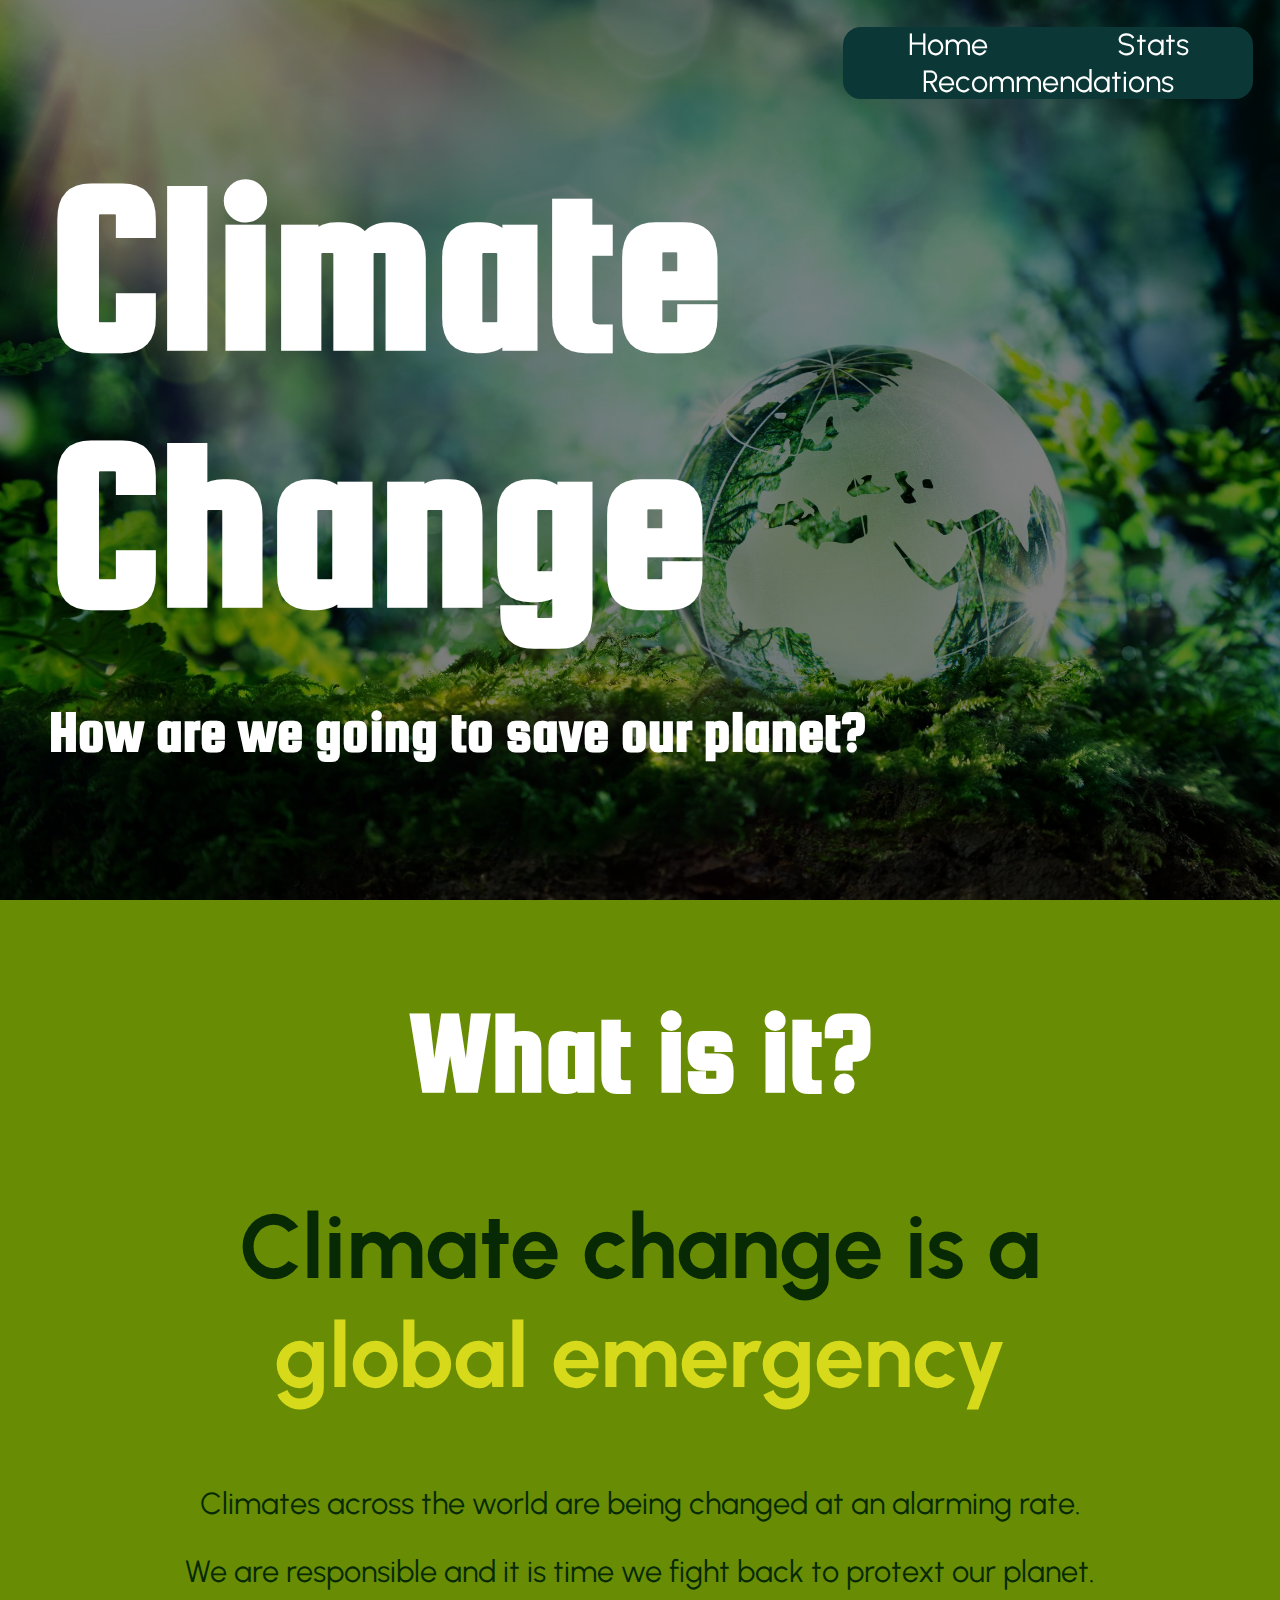
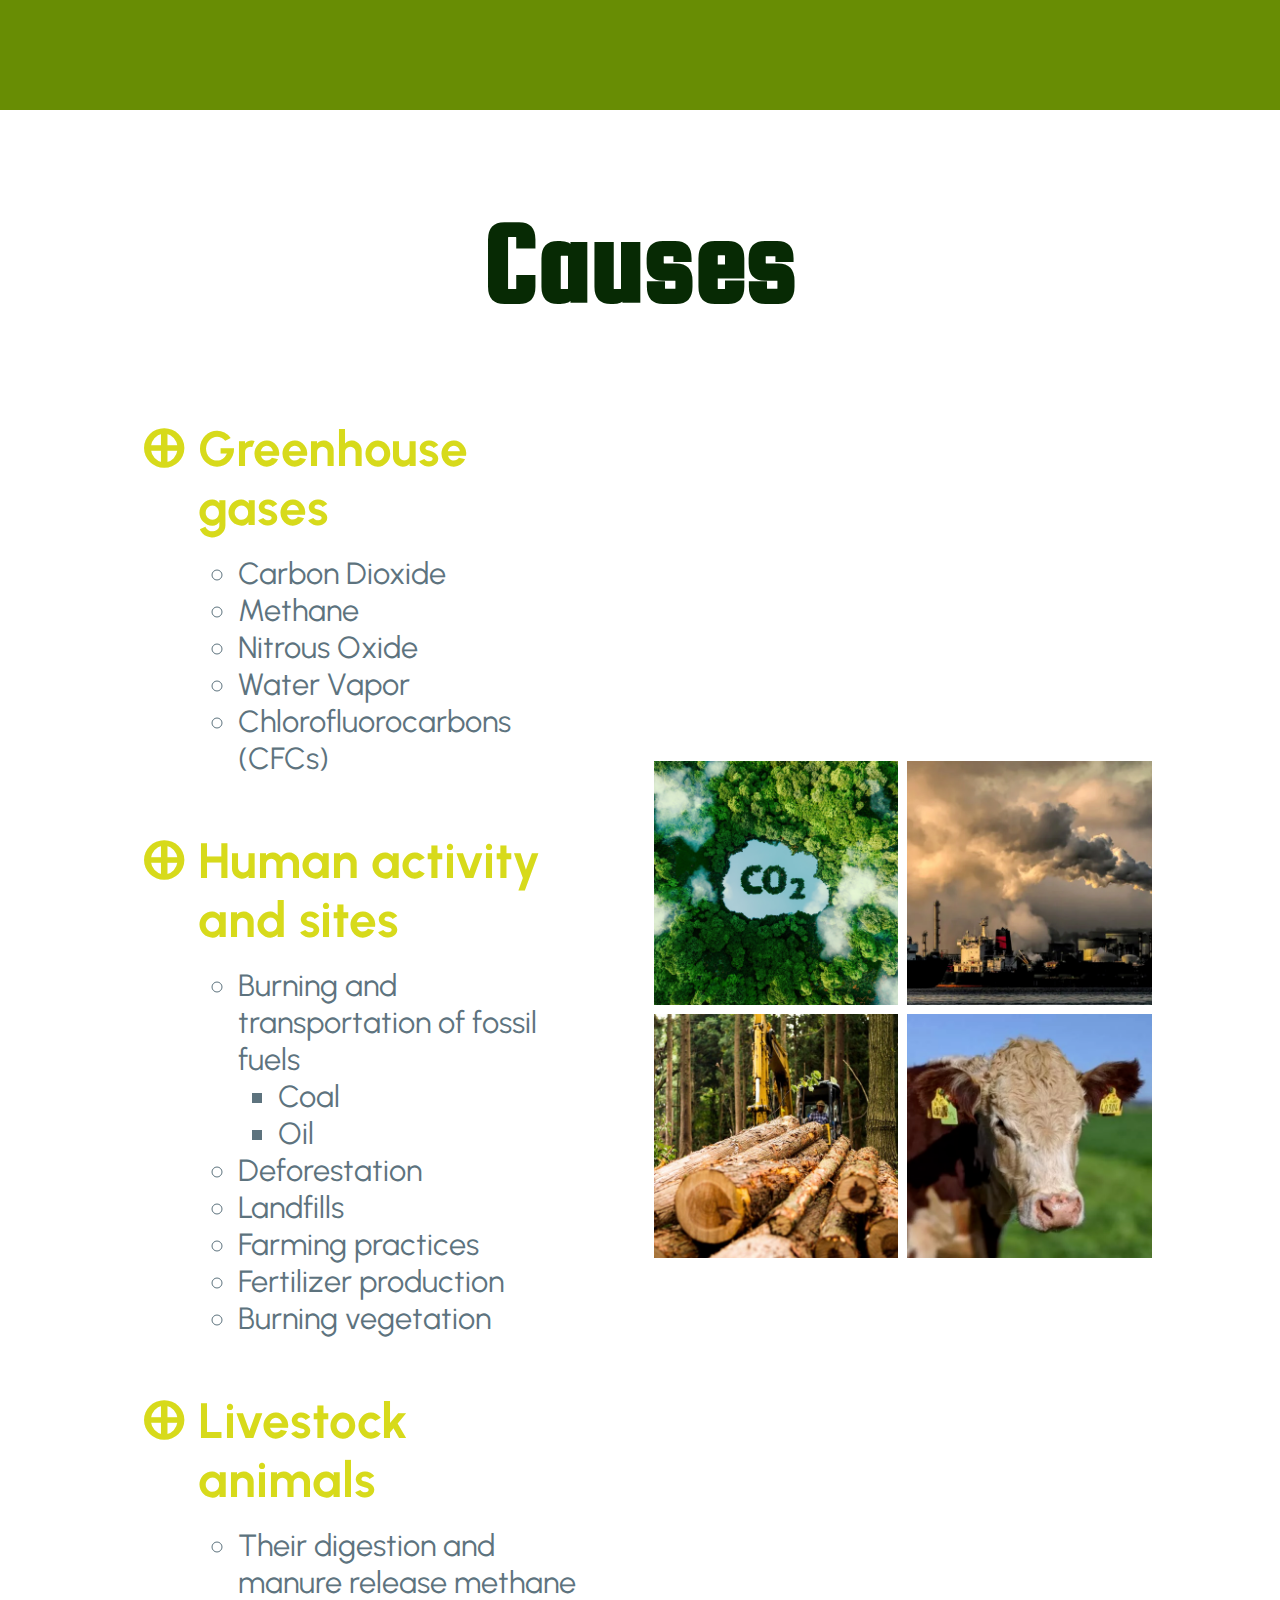
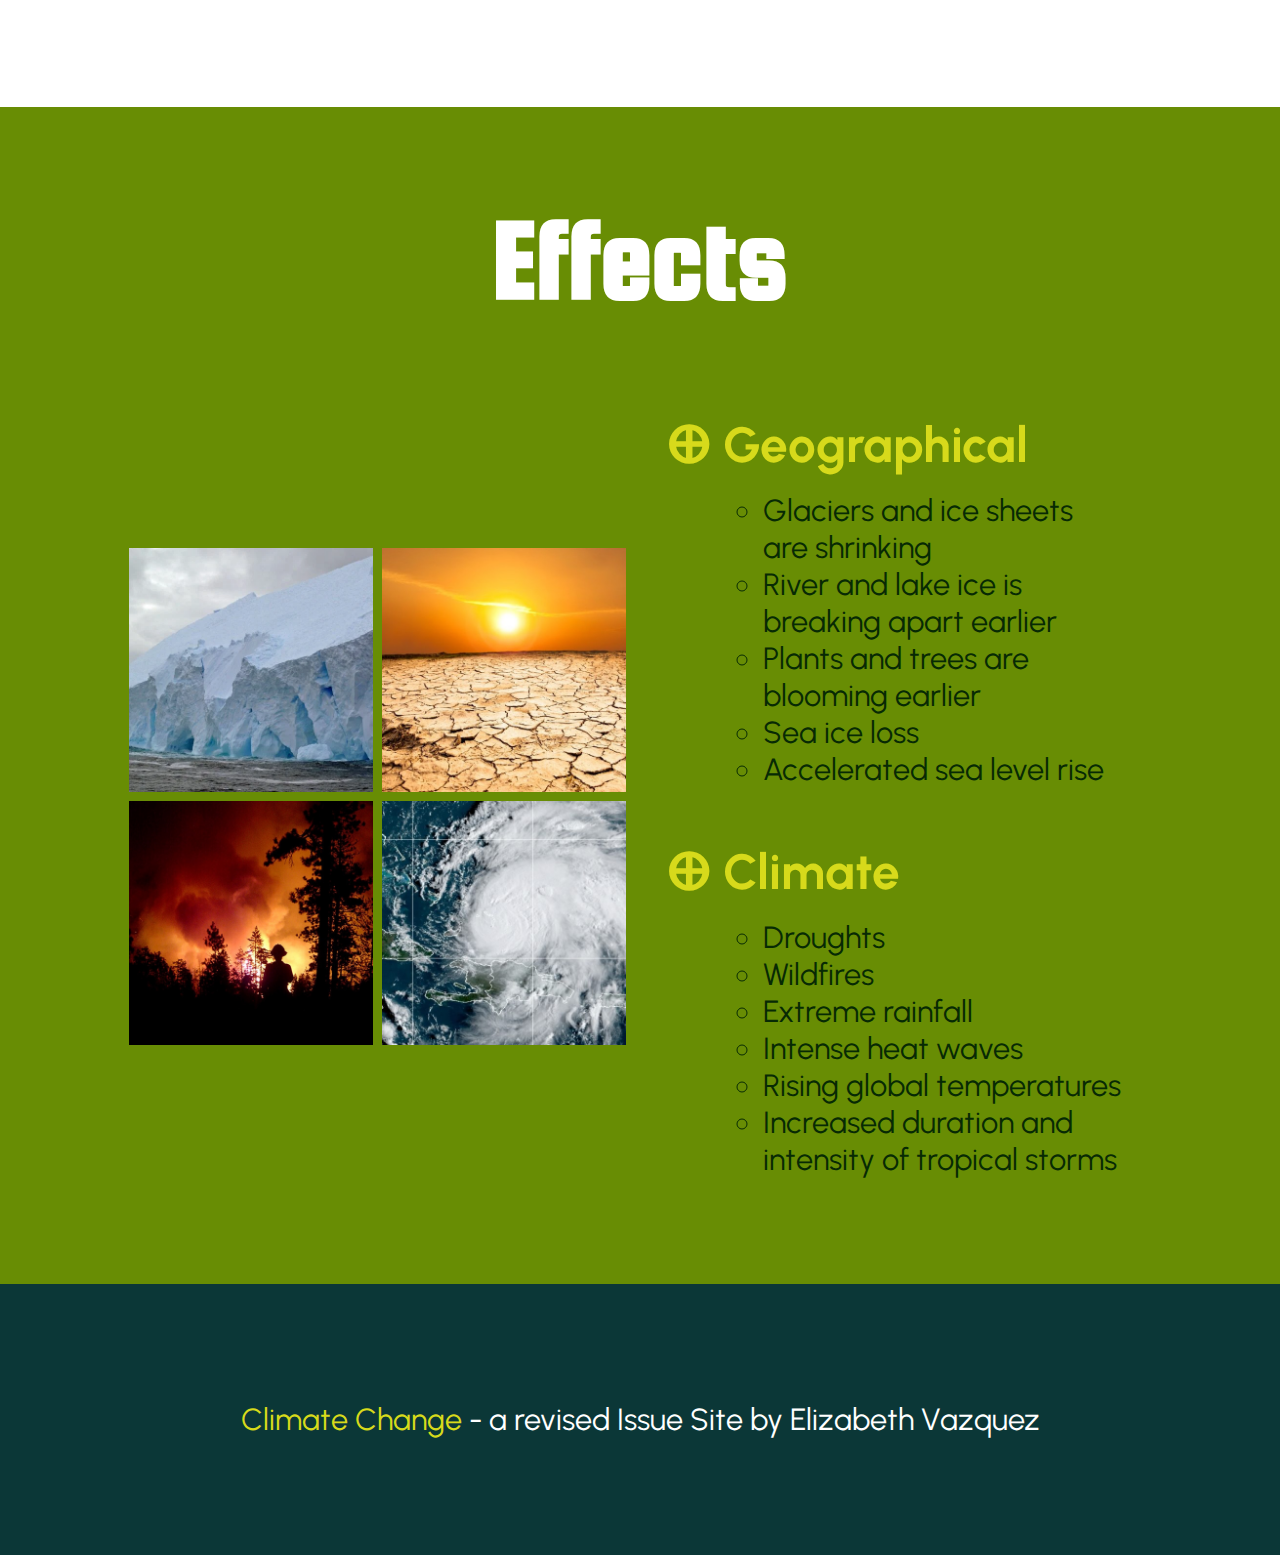
<file: index.html>
<!DOCTYPE html>
<html>
<head>
	<meta charset="utf-8">
	<meta name="viewport" content="width=device-width, initial-scale=1">
	<title>Climate Change</title>
	<link rel="stylesheet" type="text/css" href="style.css">
</head>
<body>

	<!-- navigation bar -->
	<nav>
		<a href="#">Home</a>
		<a href="stats.html">Stats</a>
		<a href="recommendations.html">Recommendations</a>
	</nav>

	<!-- home landing -->
	<div class="landing home-landing">
		<h1>Climate Change</h1>
		<h2>How are we going to save our planet?</h2>
	</div>

	<!-- Explaining climate change -->
	<div class="green-section">
		<h1>What is it?</h1>
		<div class="section-content">
			<h2 id="quote">Climate change is a<br><span class="highlight">global emergency</span></h2>
			<p class="centered-p">Climates across the world are being changed at an alarming rate.</p>
			<p class="centered-p">We are responsible and it is time we fight back to protext our planet.</p>
		</div>
	</div>

	<!-- Causes of climate change -->
	<div class="white-section">
		<h1>Causes</h1>
		<div class="section-content subsections">
			<div class="subsection text">
				<ul>
					<li class="highlight">Greenhouse gases</li>
					<ul class="add-space">
						<li>Carbon Dioxide</li>
						<li>Methane</li>
						<li>Nitrous Oxide</li>
						<li>Water Vapor</li>
						<li>Chlorofluorocarbons (CFCs)</li>
					</ul>
					<br>
					<li class="highlight">Human activity and sites</li>
					<ul class="add-space">
						<li>Burning and transportation of fossil fuels</li>
						<ul>
							<li>Coal</li>
							<li>Oil</li>
						</ul>
						<li>Deforestation</li>
						<li>Landfills</li>
						<li>Farming practices</li>
						<li>Fertilizer production</li>
						<li>Burning vegetation</li>
					</ul>
					<br>
					<li class="highlight">Livestock animals</li>
					<ul>
						<li>Their digestion and manure release methane</li>
					</ul>
				</ul>
			</div>
			<div class="subsection four-images">
				<img src="images/co2.png">
				<img src="images/industrial.png">
				<img src="images/deforestation.png">
				<img src="images/cow.png">
			</div>
		</div>
	</div>

	<!-- Effects of climate change -->
	<div class="green-section">
		<h1>Effects</h1>
		<div class="section-content subsections">
			<div class="subsection four-images">
				<img src="images/polar-ice.png">
				<img src="images/drought.jpg">
				<img src="images/wildfire.jpg">
				<img src="images/tropical-storm.jpeg">
			</div>

			<div class="subsection text">
				<ul>
					<li class="highlight">Geographical</li>
					<ul class="add-space">
						<li>Glaciers and ice sheets are shrinking</li>
						<li>River and lake ice is breaking apart earlier</li>
						<li>Plants and trees are blooming earlier</li>
						<li>Sea ice loss</li>
						<li>Accelerated sea level rise</li>
					</ul>
					<br>
					<li class="highlight">Climate</li>
					<ul>
						<li>Droughts</li>
						<li>Wildfires</li>
						<li>Extreme rainfall</li>
						<li>Intense heat waves</li>
						<li>Rising global temperatures</li>
						<li>Increased duration and intensity of tropical storms</li>
					</ul>
				</ul>
			</div>
		</div>
	</div>

	<!-- footer -->
	<footer>
		<a href="#">Climate Change</a> - a revised Issue Site by Elizabeth Vazquez
	</footer>

</body>
</html>
</file>
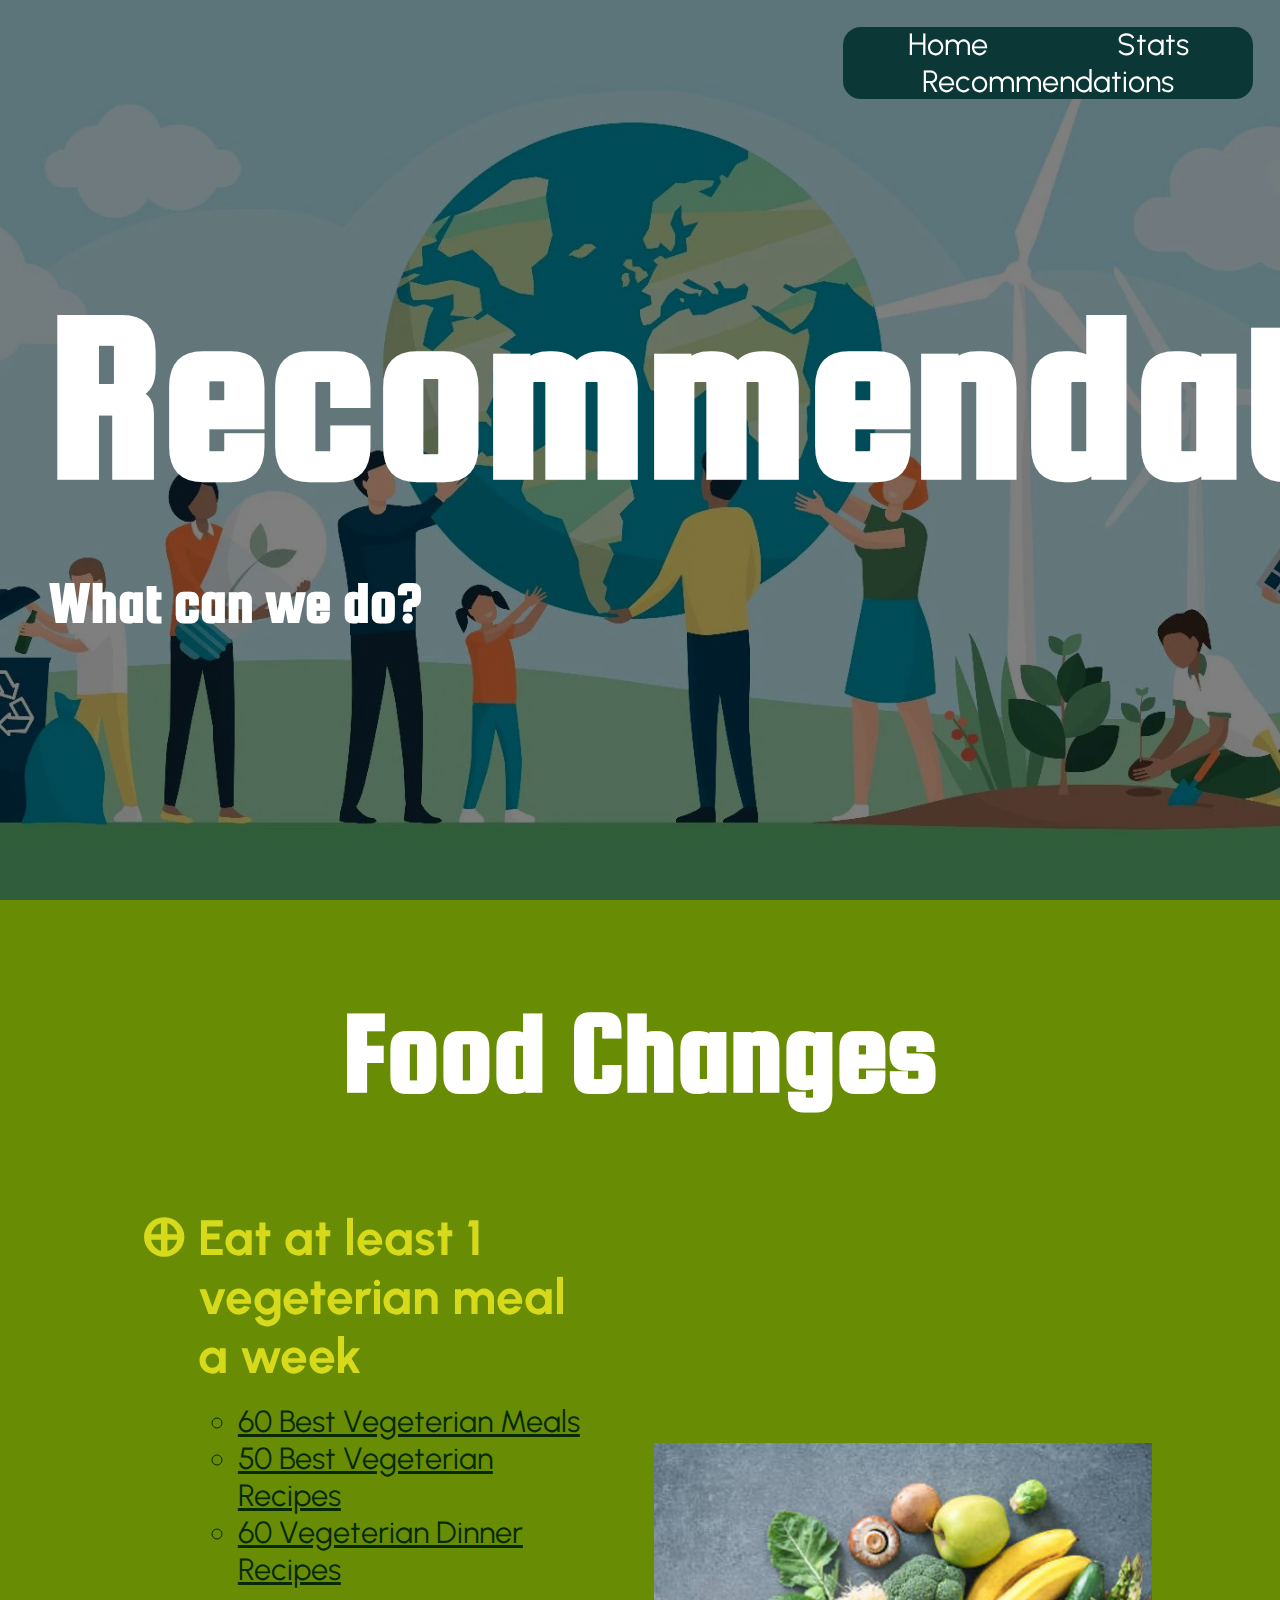
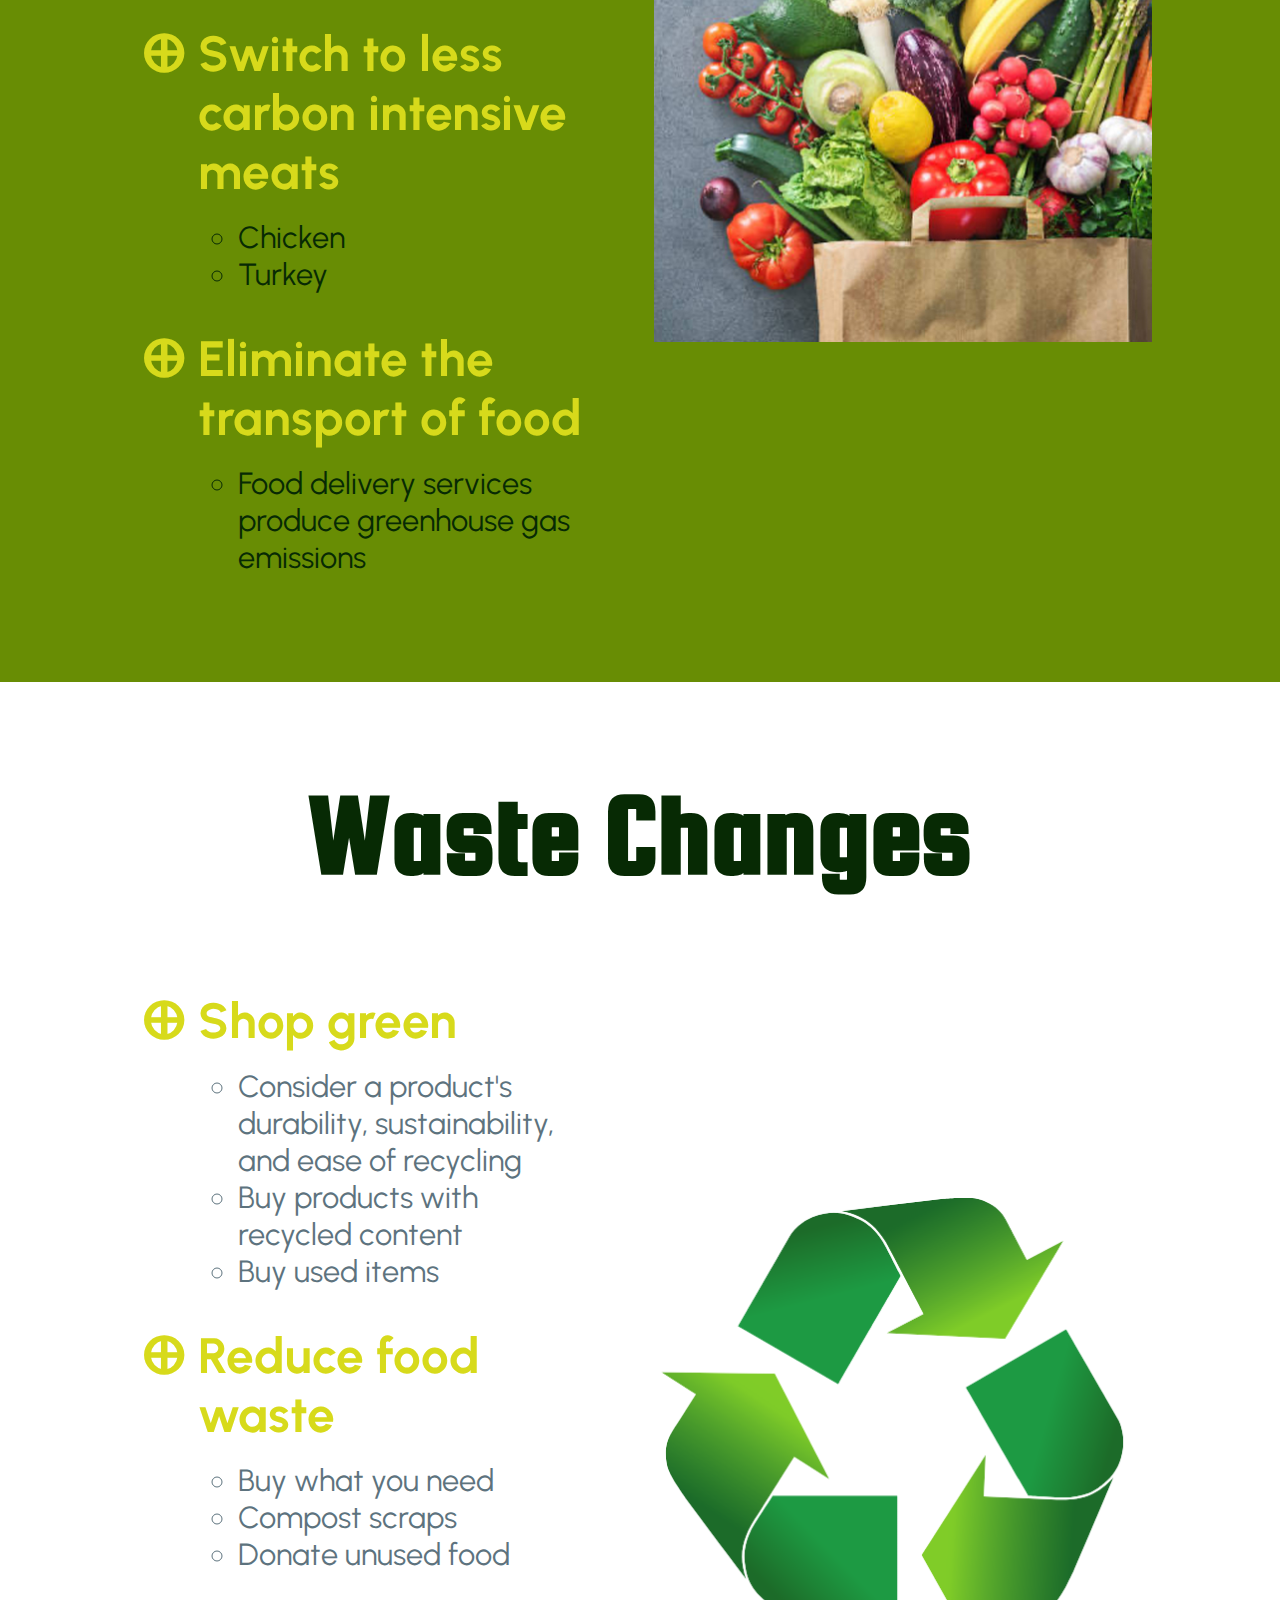
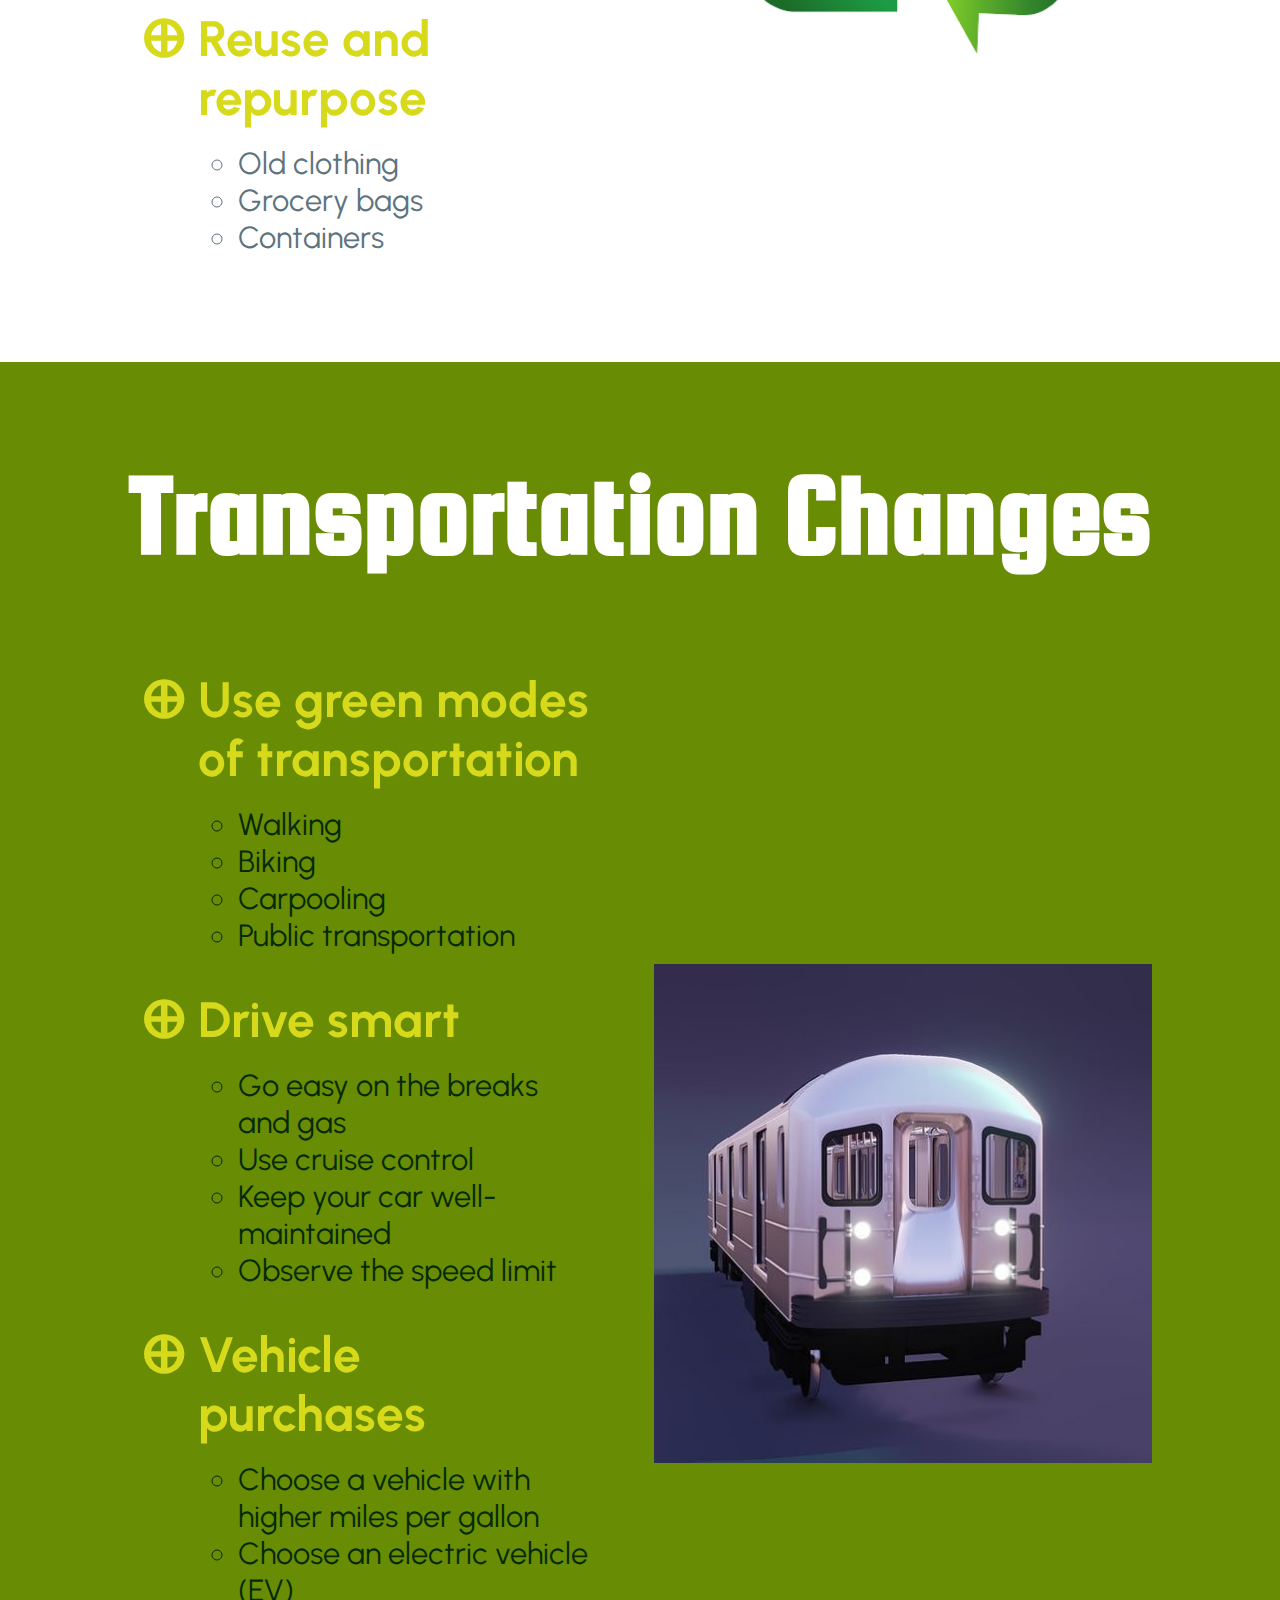
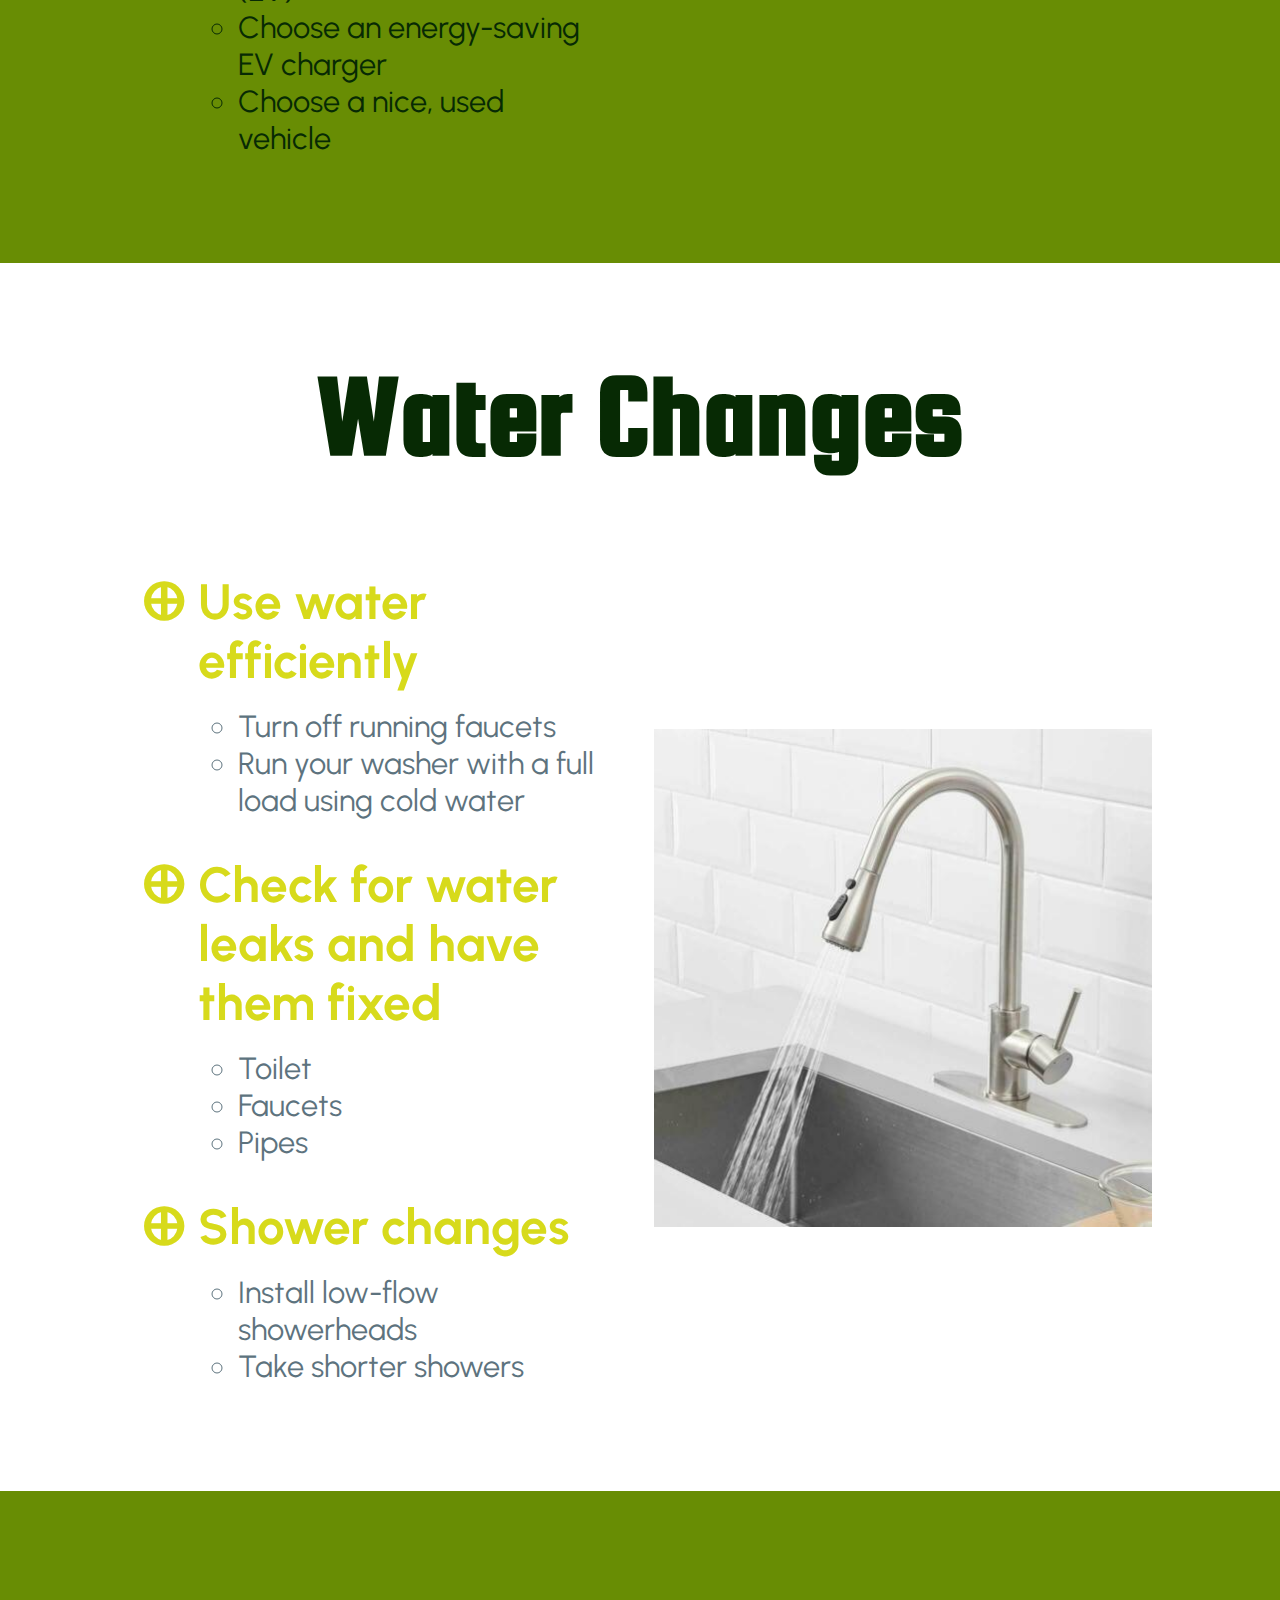
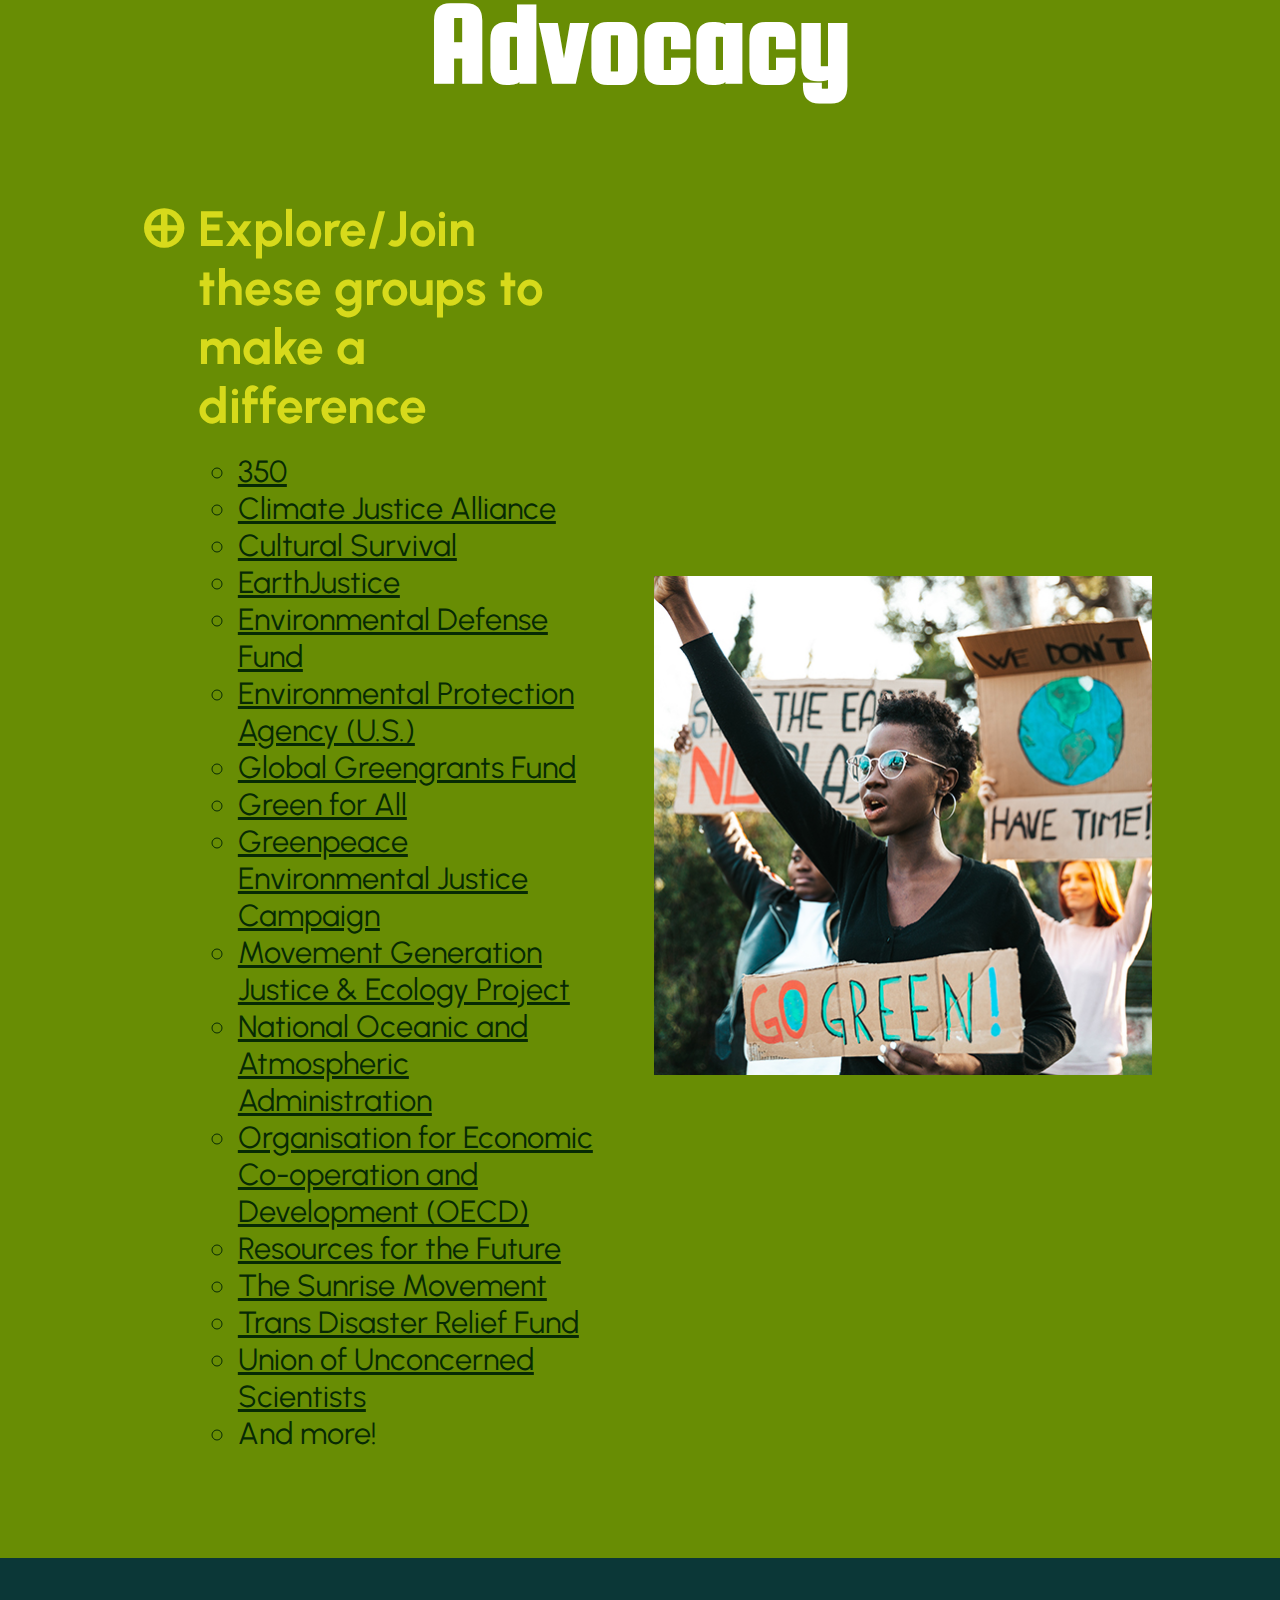
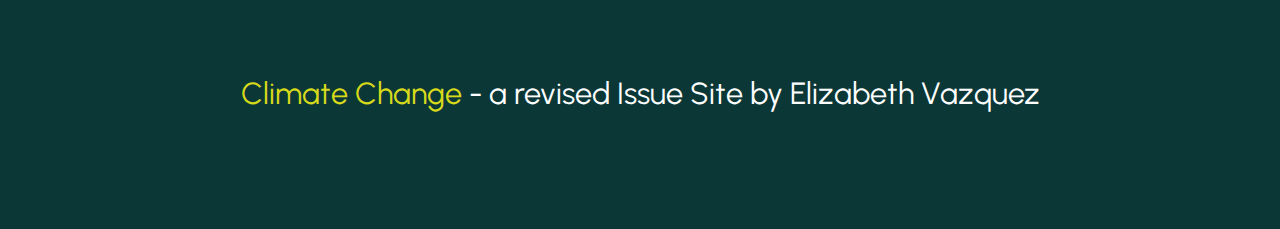
<file: recommendations.html>
<!DOCTYPE html>
<html>
<head>
	<meta charset="utf-8">
	<meta name="viewport" content="width=device-width, initial-scale=1">
	<title>Recommendations</title>
	<link rel="stylesheet" type="text/css" href="style.css">
</head>
<body>

	<!-- navigation bar -->
	<nav>
		<a href="index.html">Home</a>
		<a href="stats.html">Stats</a>
		<a href="#">Recommendations</a>
	</nav>

	<!-- recommendations landing -->
	<div class="landing rec-landing">
		<h1>Recommendations</h1>
		<h2>What can we do?</h2>
	</div>

	<!-- 1st recommendation -->
	<!-- https://css.umich.edu/publications/factsheets/sustainability-indicators/carbon-footprint-factsheet -->
	<div class="green-section">
		<h1>Food Changes</h1>
		<div class="section-content subsections ">
			<div class="subsection text">
				<ul>
					<li class="highlight">Eat at least 1 vegeterian meal a week</li>
					<ul class="add-space">
						<li><a href="https://themodernproper.com/60-best-vegetarian-meals" target="_blank">60 Best Vegeterian Meals</a></li>
						<li><a href="https://www.feastingathome.com/15-cozy-fall-dinners-vegetarian/" target="_blank">50 Best Vegeterian Recipes</a></li>
						<li><a href="https://www.aheadofthyme.com/60-easy-vegetarian-dinner-recipes/" target="_blank">60 Vegeterian Dinner Recipes</a></li>
					</ul>
					<li class="highlight">Switch to less carbon intensive meats</li>
					<ul class="add-space">
						<li>Chicken</li>
						<li>Turkey</li>
					</ul>
					<li class="highlight">Eliminate the transport of food</li>
					<ul>
						<li>Food delivery services produce greenhouse gas emissions</li>
					</ul>
				</ul>
			</div>
			<div class="subsection one-image"><img src="images/veggies.jpg"></div>
		</div>
	</div>

	<!--2nd recommendation-->
	<!-- https://www.epa.gov/climate-change/what-you-can-do-about-climate-change-waste -->
	<!-- https://css.umich.edu/publications/factsheets/sustainability-indicators/carbon-footprint-factsheet -->
	<div class="white-section">
		<h1>Waste Changes</h1>
		<div class="section-content subsections">
			<div class="subsection text">
				<ul>
					<li class="highlight">Shop green</li>
					<ul class="add-space">
						<li>Consider a product's durability, sustainability, and ease of recycling</li>
						<li>Buy products with recycled content</li>
						<li>Buy used items</li>
					</ul>
					<li class="highlight">Reduce food waste</li>
					<ul class="add-space">
						<li>Buy what you need</li>
						<li>Compost scraps</li>
						<li>Donate unused food</li>
					</ul>
					<li class="highlight">Reuse and repurpose</li>
					<ul>
						<li>Old clothing</li>
						<li>Grocery bags</li>
						<li>Containers</li>
					</ul>
				</ul>
			</div>
			<div class="subsection one-image">
				<img src="images/recycling-symbol.png">
			</div>
		</div>
	</div>

	<!-- 3rd recommendation -->
	<!-- https://www.epa.gov/climate-change/what-you-can-do-about-climate-change-transportation -->
	<div class="green-section">
		<h1>Transportation Changes</h1>
		<div class="section-content subsections">
			<div class="subsection text">
				<ul>
					<li class="highlight">Use green modes of transportation</li>
					<ul class="add-space">
						<li>Walking</li>
						<li>Biking</li>
						<li>Carpooling</li>
						<li>Public transportation</li>
					</ul>
					<li class="highlight">Drive smart</li>
					<ul class="add-space">
						<li>Go easy on the breaks and gas</li>
						<li>Use cruise control</li>
						<li>Keep your car well-maintained</li>
						<li>Observe the speed limit</li>
					</ul>
					<li class="highlight">Vehicle purchases</li>
					<ul>
						<li>Choose a vehicle with higher miles per gallon</li>
						<li>Choose an electric vehicle (EV)</li>
						<li>Choose an energy-saving EV charger</li>
						<li>Choose a nice, used vehicle</li>
					</ul>
				</ul>
			</div>
			<div class="subsection one-image">
				<img src="images/subway.jpg">
			</div>
		</div>
	</div>
	
	<!--4th recommendation-->
	<!-- https://www.epa.gov/climate-change/what-you-can-do-about-climate-change-water -->
	<div class="white-section">
		<h1>Water Changes</h1>
		<div class="section-content subsections">
			<div class="subsection text">
				<ul>
					<li class="highlight">Use water efficiently</li>
					<ul  class="add-space">
						<li>Turn off running faucets</li>
						<li>Run your washer with a full load using cold water</li>
					</ul>
					<li class="highlight">Check for water leaks and have them fixed</li>
					<ul class="add-space">
						<li>Toilet</li>
						<li>Faucets</li>
						<li>Pipes</li>
					</ul>
					<li class="highlight">Shower changes</li>
					<ul>
						<li>Install low-flow showerheads</li>
						<li>Take shorter showers</li>
					</ul>
				</ul>
			</div>
			<div class="subsection one-image">
				<img src="images/water-faucet.jpg">
			</div>
		</div>
	</div>

	<!-- 5th recommendation -->
	<!-- https://libguides.bentley.edu/ClimateJustice/Organizations -->
	<div class="green-section">
		<h1>Advocacy</h1>
		<div class="section-content subsections">
			<div class="subsection text">
				<ul>
					<li class="highlight">Explore/Join these groups to make a difference</li>
					<ul>
						<li><a href="https://350.org/" target="_blank">350</a></li>
						<li><a href="https://climatejusticealliance.org/" target="_blank">Climate Justice Alliance</a></li>
						<li><a href="https://www.culturalsurvival.org/" target="_blank">Cultural Survival</a></li>
						<li><a href="https://earthjustice.org/" target="_blank">EarthJustice</a></li>
						<li><a href="https://www.edf.org/" target="_blank">Environmental Defense Fund</a></li>
						<li><a href="https://www.epa.gov/" target="_blank">Environmental Protection Agency (U.S.)</a></li>
						<li><a href="ttps://www.greengrants.org/" target="_blank">Global Greengrants Fund</a></li>
						<li><a href="https://www.thedreamcorps.org/our-programs/green-for-all/" target="_blank">Green for All</a></li>
						<li><a href="https://www.greenpeace.org/usa/issues/environmental-justice/" target="_blank">Greenpeace Environmental Justice Campaign</a></li>
						<li><a href="https://movementgeneration.org/" target="_blank">Movement Generation Justice & Ecology Project</a></li>
						<li><a href="https://www.noaa.gov/" target="_blank">National Oceanic and Atmospheric Administration</a></li>
						<li><a href="https://www.oecd.org/" target="_blank">Organisation for Economic Co-operation and Development (OECD)</a></li>
						<li><a href="https://www.rff.org/" target="_blank">Resources for the Future</a></li>
						<li><a href="https://www.sunrisemovement.org/" target="_blank">The Sunrise Movement</a></li>
						<li><a href="https://tdrfund.us/" target="_blank">Trans Disaster Relief Fund</a></li>
						<li><a href="https://www.ucsusa.org/climate" target="_blank">Union of Unconcerned Scientists</a></li>
						<li>And more!</li>
					</ul>
				</ul>
			</div>
			<div class="subsection one-image">
				<img src="images/climate-justice.jpg">
			</div>
		</div>
	</div>
	
	<!-- footer -->
	<footer>
		<a href="index.html">Climate Change</a> - a revised Issue Site by Elizabeth Vazquez
	</footer>

</body>
</html>
</file>
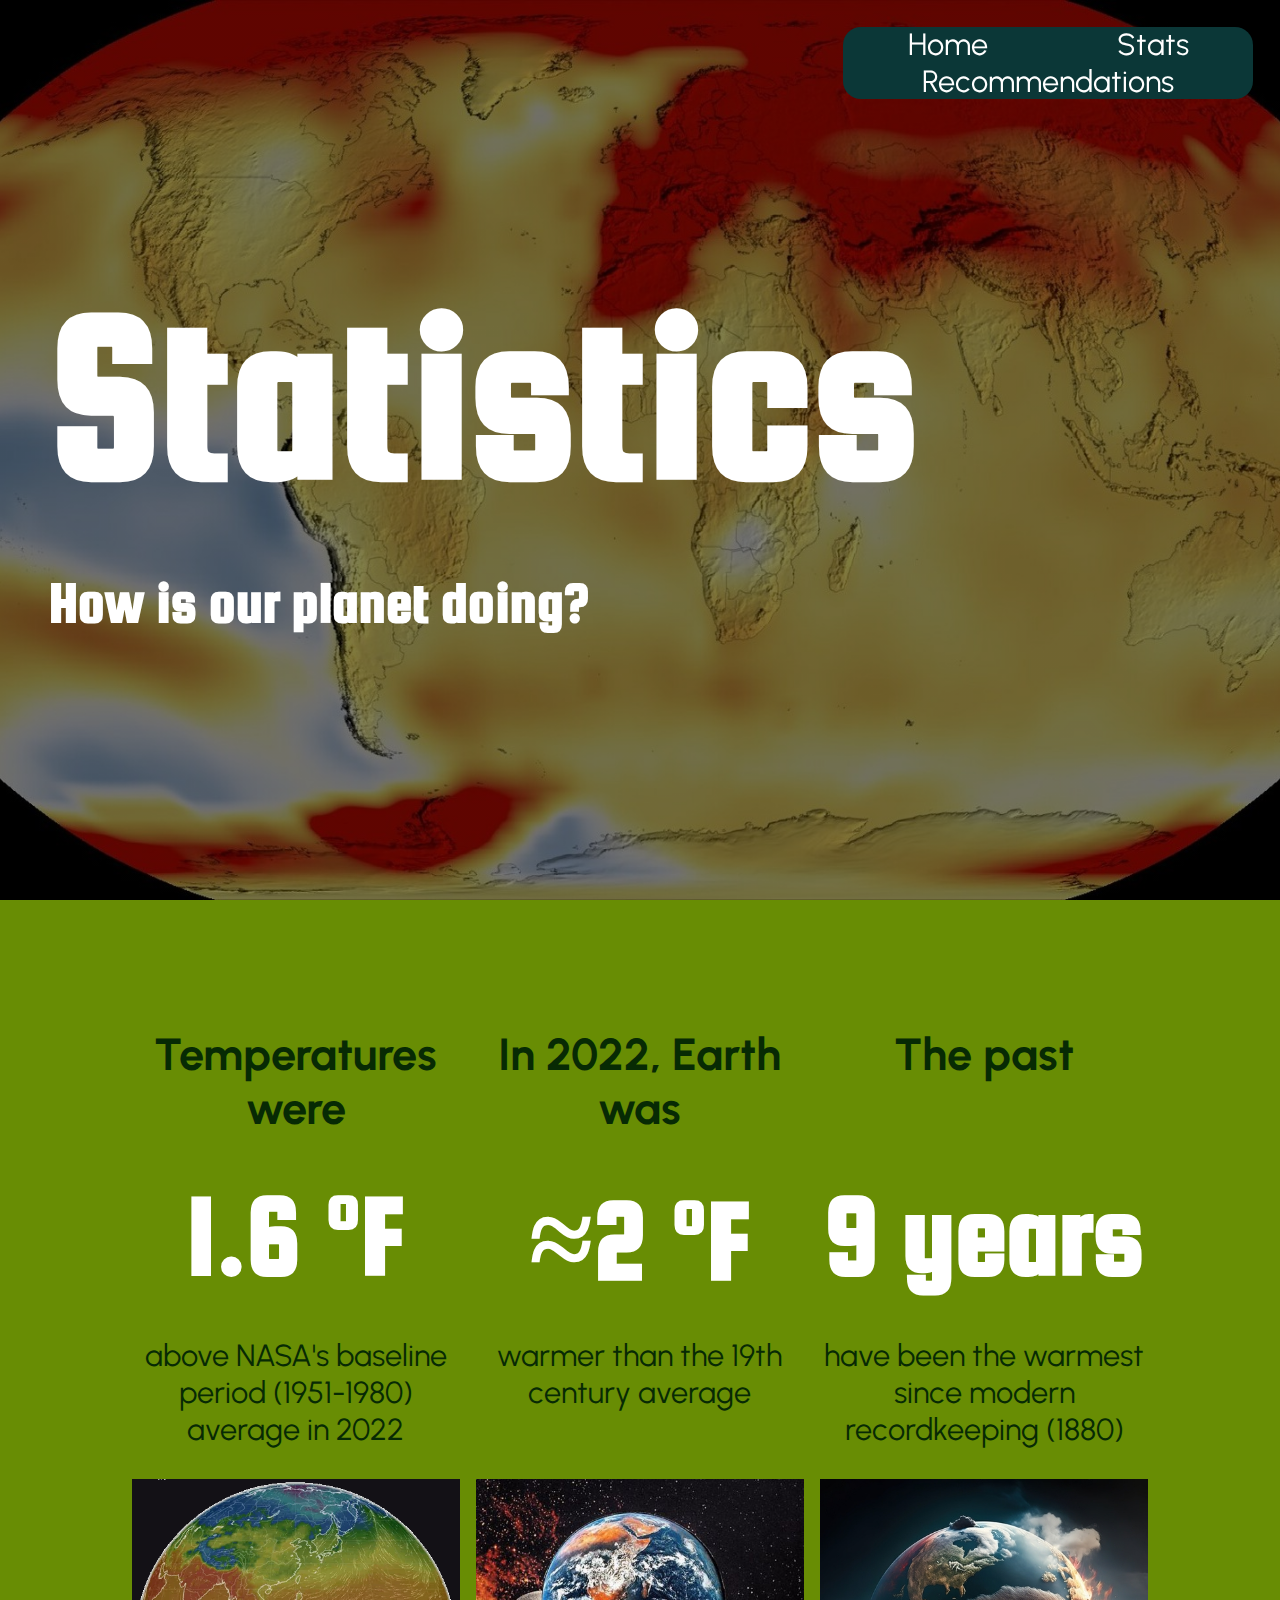
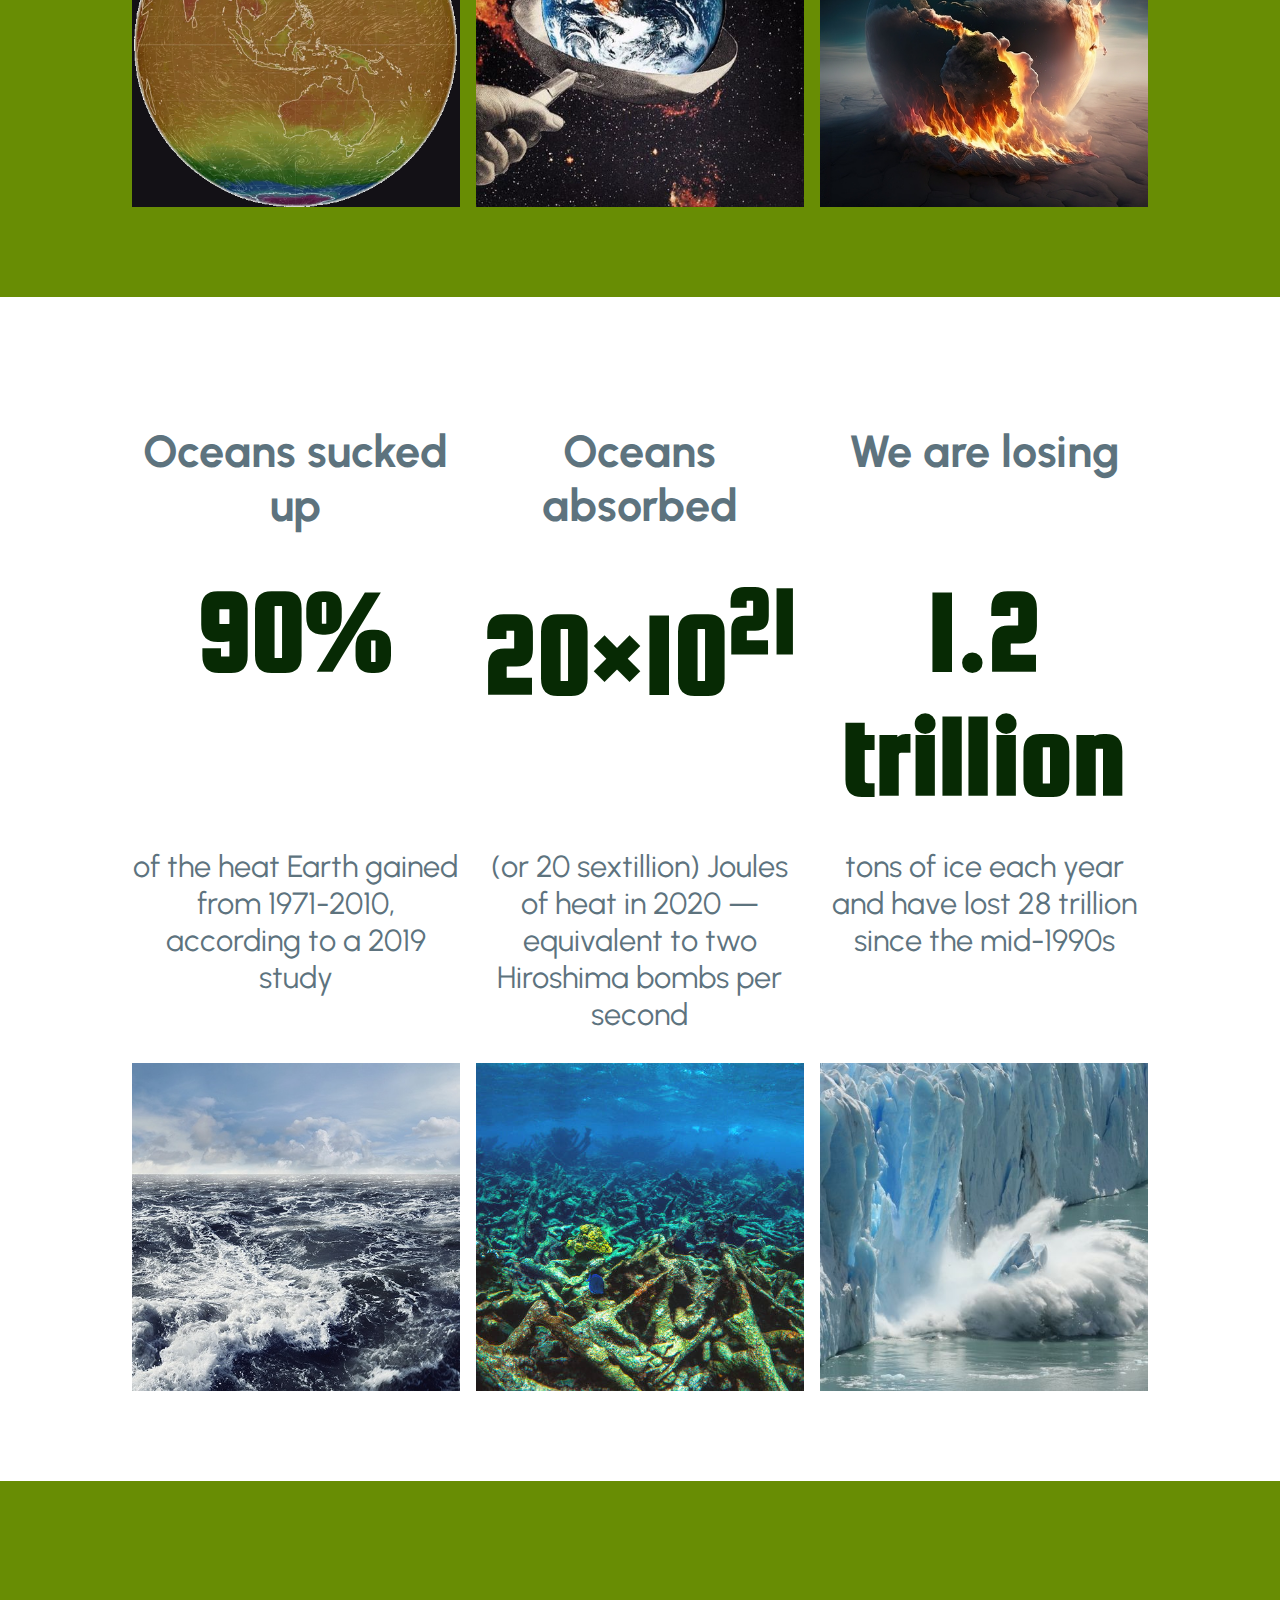
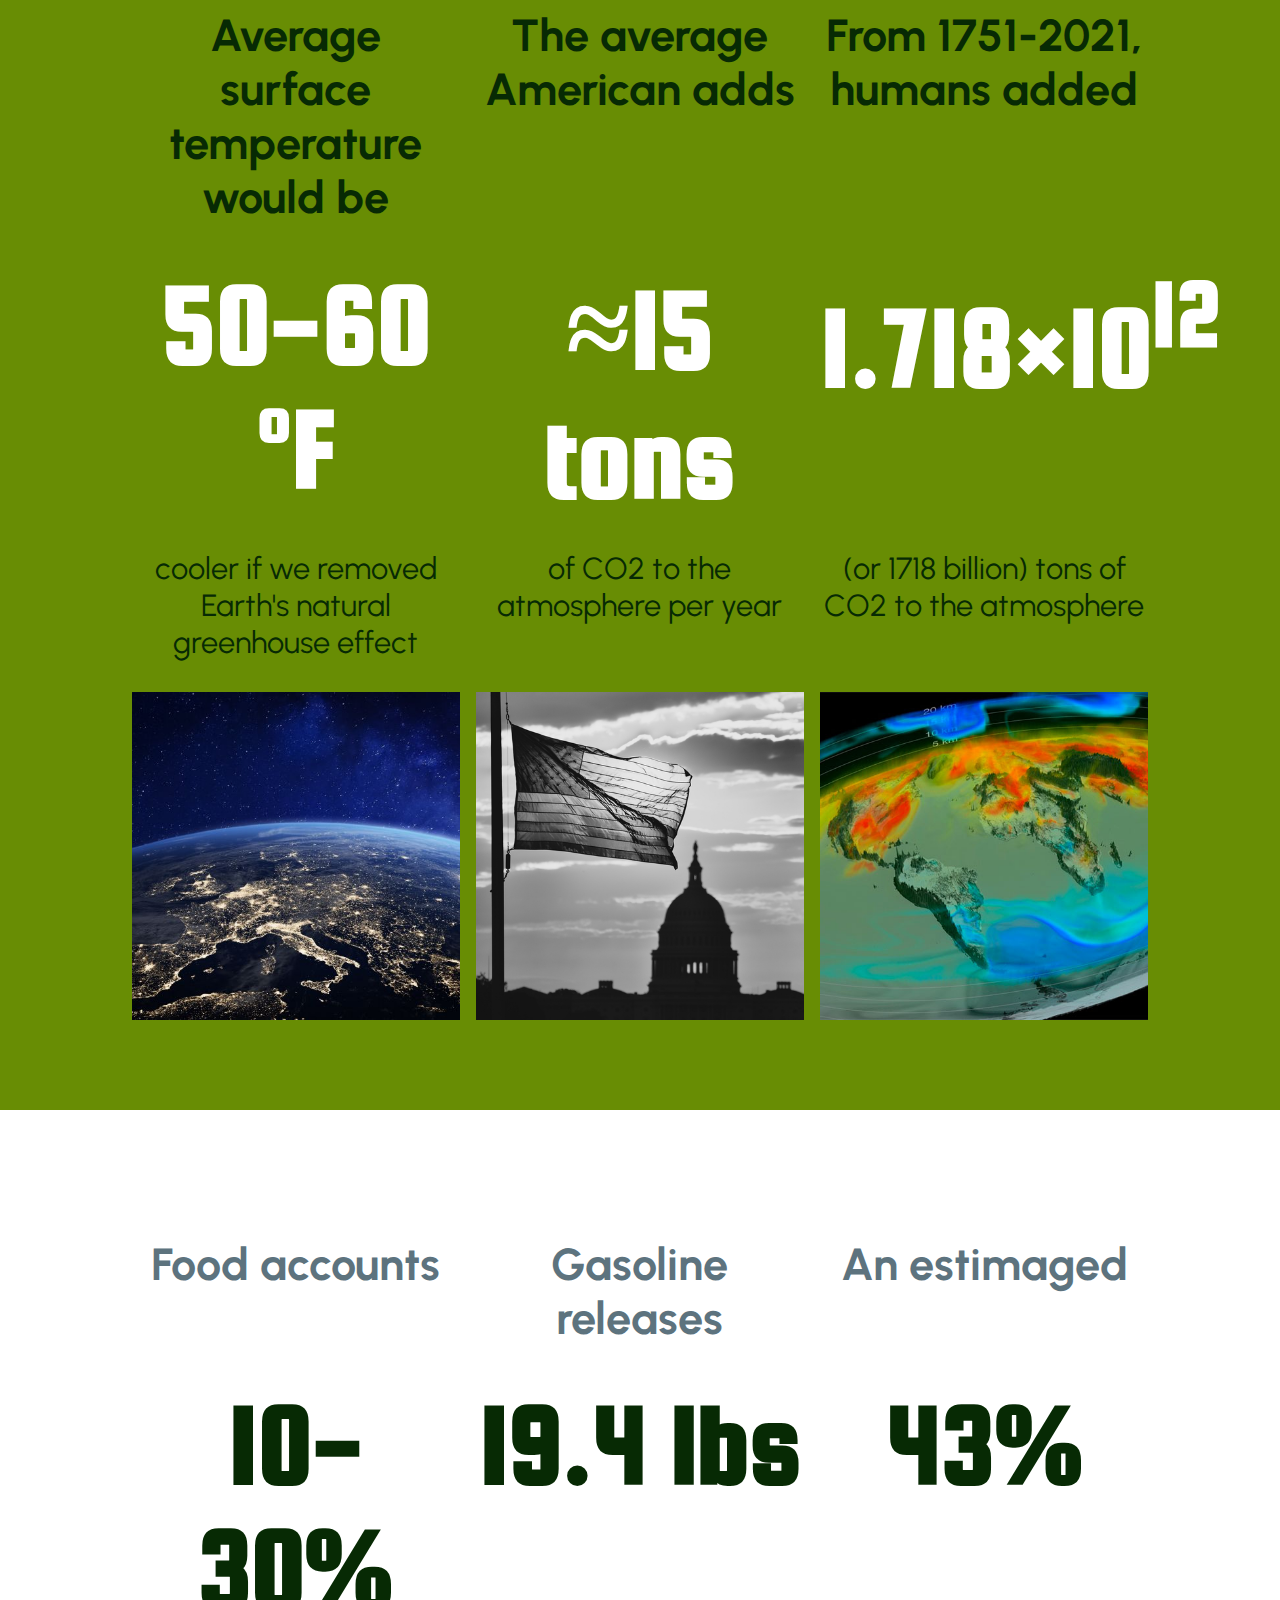
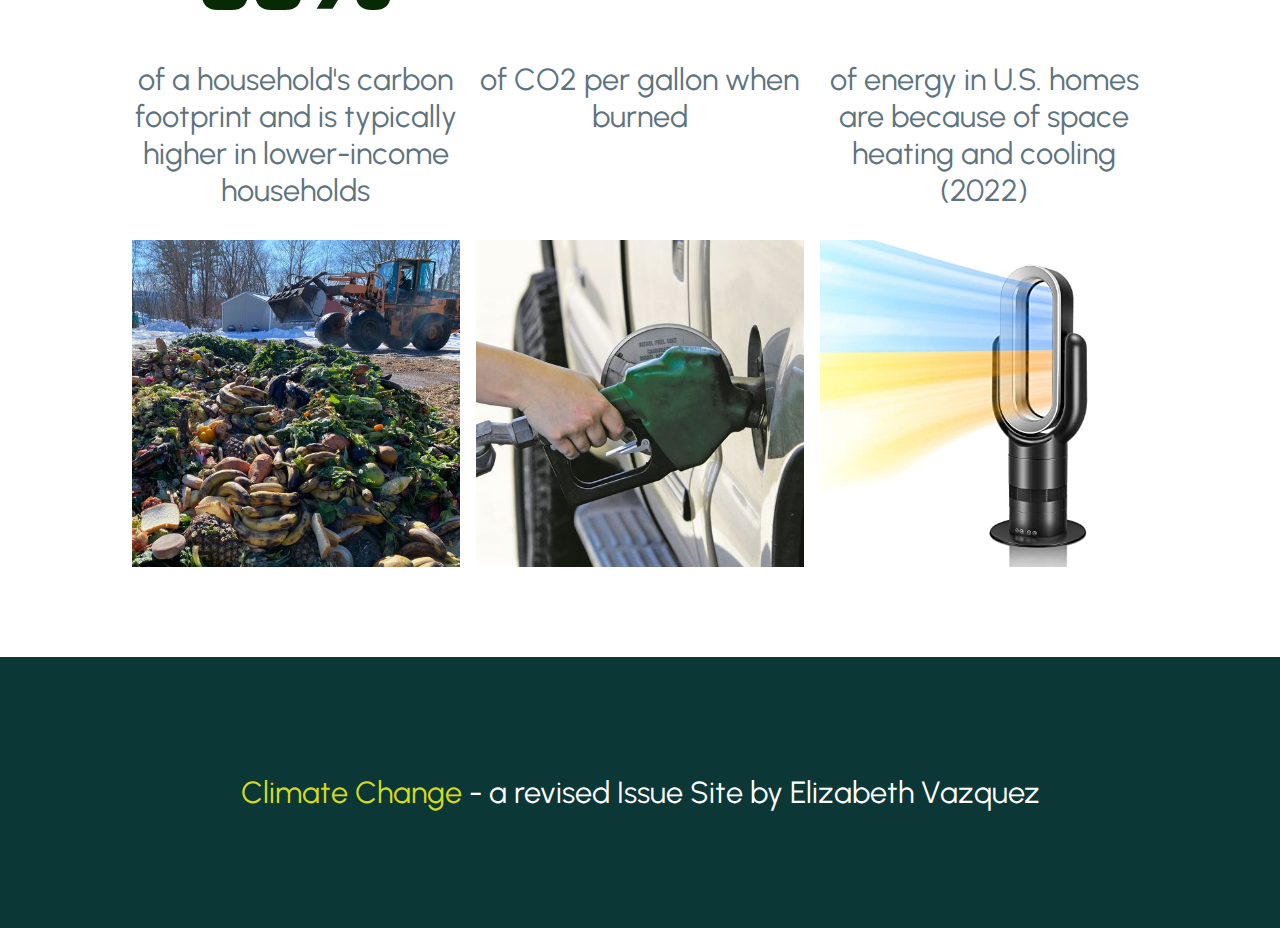
<file: stats.html>
<!DOCTYPE html>
<html>
<head>
	<meta charset="utf-8">
	<meta name="viewport" content="width=device-width, initial-scale=1">
	<title>Statistics</title>
	<link rel="stylesheet" type="text/css" href="style.css">
</head>
<body>

	<!-- navigation bar -->
	<nav>
		<a href="index.html">Home</a>
		<a href="#">Stats</a>
		<a href="recommendations.html">Recommendations</a>
	</nav>

	<!-- statistics landing -->
	<div class="landing stats-landing">
		<h1>Statistics</h1>
		<h2>How is our planet doing?</h2>
	</div>

	<!-- 1st row of statistics -->
	<div class="green-section">
		<div class="section-content">
			<div class="row-of-three">
				<h2>Temperatures were</h2>
				<h2>In 2022, Earth was</h2>
				<h2>The past</h2>
			</div>
			<div class="row-of-three">
				<h1>1.6 °F</h1>
				<h1><span>&#8776</span>2 °F</h1>
				<h1>9 years</h1>
			</div>
			<div class="row-of-three">
				<p>above NASA's baseline period (1951-1980) average in 2022</p>
				<p>warmer than the 19th century average</p>
				<p>have been the warmest since modern recordkeeping (1880)</p>
			</div>
			<div class="row-of-three">
				<img id="dark-bg" src="images/live-world-temp.png">
				<img src="images/cooking-earth.jpg">
				<img src="images/burning-earth.jpeg">
			</div>
		</div>
	</div>
	
	<!-- 2nd row of statistics -->
	<div class="white-section">
		<div class="section-content">
			<div class="row-of-three">
				<h2>Oceans sucked up</h2>
				<h2>Oceans absorbed</h2>
				<h2>We are losing</h2>
			</div>
			<div class="row-of-three">
				<h1>90%</h1>
				<h1>20<span>&#215</span>10<sup>21</sup></h1>
				<h1>1.2 trillion</h1>
			</div>
			<div class="row-of-three">
				<p>of the heat Earth gained from 1971-2010, according to a 2019 study</p>
				<p>(or 20 sextillion) Joules of heat in 2020 &#8212 equivalent to two Hiroshima bombs per second</p>
				<p>tons of ice each year and have lost 28 trillion since the mid-1990s</p>
			</div>
			<div class="row-of-three">
				<img src="images/ocean.jpg">
				<img src="images/coral-reefs.jpeg">
				<img src="images/ice-loss.jpg">
			</div>
		</div>
	</div>
	
	<!-- 3rd row of statistics -->
	<div class="green-section">
		<div class="section-content">
			<div class="row-of-three">
				<h2>Average surface temperature would be</h2>
				<h2>The average American adds</h2>
				<h2>From 1751-2021, humans added</h2>
			</div>
			<div class="row-of-three">
				<h1>50-60 °F</h1>
				<h1><span>&#8776</span>15 tons</h1>
				<h1>1.718<span>&#215</span>10<sup>12</sup></h1>
			</div>
			<div class="row-of-three">
				<p>cooler if we removed Earth's natural greenhouse effect</p>
				<p>of CO2 to the atmosphere per year</p><p>(or 1718 billion) tons of CO2 to the atmosphere</p>
			</div>
			<div class="row-of-three">
				<img src="images/cropped-earth.jpg">
				<img src="images/flag.jpg">
				<img src="images/atmosphere.jpg">
			</div>
		</div>
	</div>
	
	<!-- 4th row of statistics -->
	<div class="white-section">
		<div class="section-content">
			<div class="row-of-three">
				<h2>Food accounts</h2>
				<h2>Gasoline releases</h2>
				<h2>An estimaged</h2>
			</div>
			<div class="row-of-three">
				<h1>10-30%</h1>
				<h1>19.4 lbs</h1>
				<h1>43%</h1>
			</div>
			<div class="row-of-three">
				<p>of a household's carbon footprint and is typically higher in lower-income households</p>
				<p>of CO2 per gallon when burned</p>
				<p>of energy in U.S. homes are because of space heating and cooling (2022)</p>
			</div>
			<div class="row-of-three">
				<img src="images/food.jpg">
				<img src="images/gas.jpg">
				<img src="images/space-heating-cooling.jpg">
			</div>
		</div>
	</div>

	<!-- footer -->
	<footer>
		<a href="index.html">Climate Change</a> - a revised Issue Site by Elizabeth Vazquez
	</footer>

</body>
</html>
</file>
<file: style.css>
/*h1 elements use Squada One font*/
@import url('https://fonts.googleapis.com/css2?family=Squada+One&display=swap');
/*all other elements use Urbanist font*/
@import url('https://fonts.googleapis.com/css2?family=Urbanist&display=swap');

/*Prevent the browser from auto positioning 
  both elements and have them take up the 
  full page height*/
body, html {
	height: 100vh;
	margin: 0;
}

/*have all h1 without a top margin*/
h1 {
	margin-top: 0;
}

/*Give each page's landing a darkened image*/
.home-landing {
	background: linear-gradient(rgba(0, 0, 0, 0.5), 
				rgba(0, 0, 0, 0.5)), url("images/earth-bg.jpg");
}

.stats-landing {
	background: linear-gradient(rgba(0, 0, 0, 0.5), 
				rgba(0, 0, 0, 0.5)), url("images/nasa-temps.jpg");
}

.rec-landing {
	background: linear-gradient(rgba(0, 0, 0, 0.5), 
				rgba(0, 0, 0, 0.5)), url("images/planetary-health.png");
}

/*Have each landing have a large image that 
  fills up the page. Also have each one contain
  the page name and leading question in a white, 
  bold font that will be centered vertically and 
  justified to the left*/
.landing {
	background-size: cover;
	background-position: center;
	background-repeat: no-repeat;

	height: 100vh;
	padding-left: 3.8vw;

	display: flex;
	justify-content: center;
	align-content: center;
	flex-direction: column;

	color: white;
	font-family: 'Squada One', cursive;
}

/*Give landing text appropriate font sizes
  and remove margins for them to appear more 
  vertically centered*/
.landing h1 {
	font-size: 27vmin;
	margin-top: 0;
	margin-bottom: 0;
}

.landing h2 {
	font-size: 6.5vmin;
	margin-bottom: 0;
}

/*Have the navigation bar be fixed near the 
  top-right corner of the page. Tabs will be 
  evenly spaced out in the navbar which is 
  of a dark blue background. If the navbar 
  becomes too narrow, the tabs will wrap 
  around*/
nav {
	position: fixed;
	top: 0;
	right: 0;
	margin-top: 3vmin;
	margin-right: 3vmin;

	width: 32vw;
	height: 8vh;

	background-color: #0B3737;
	border-radius: 2vmin;

	display: flex;
	justify-content: center;
	align-content: center;
	justify-content: space-around;
	flex-wrap: wrap;
}

/*These tabs will be in white with some 
  padding on their left and right*/
nav a {
	color: white;
	font-family: Urbanist;
	font-size: 3.4vmin;
	text-decoration: none;

	padding-left: 0.75vw;
	padding-right: 0.75vw;
}

/*When hovering over a tab, a lighter shade
  of blue will indicate that*/
nav a:hover {
	background-color: #00A398;
	border-radius: 1vmin;
}

/*A green section will take up the page's 
  entire width with some padding on the 
  top and bottom*/
.green-section {
	background-color: #688D04;
	padding-top: 10vh;
	padding-bottom: 10vh;
}

/*h1 in green sections will be white with 
  Squada One font, large, and centered*/
.green-section h1 {
	color: white;
	font-family: Squada One;
	font-size: 13vmin;
	text-align: center;
}

/*the quote will be dark green with Urbanist
  font, fairly large, centered, with no 
  top margin*/
#quote {
	color: #072A04;
	font-family: Urbanist;
	font-size: 10vmin;
	text-align: center;
	margin-top: 0;
}

/*paragraphs in green sections will be dark 
  green with Urbanist font and small*/
.green-section p {
	color: #072A04;
	font-family: Urbanist;
	font-size: 3.4vmin;
}

/*paragraphs in white sections will be dark 
  gray with Urbanist font and small*/
.white-section p {
	color: #5D737E;
	font-family: Urbanist;
	font-size: 3.4vmin;
}

/*centered paragraphs*/
.centered-p {
	text-align: center;
}

/*highlight color will be a light green*/
.highlight {
	color: #D7DA1B;
}

/*white sections will have some padding 
  on the top and bottom*/
.white-section {
	background-color: white;
	padding-top: 10vh;
	padding-bottom: 10vh;
}

/*h1 in white sections will be dark green 
  with Squada One font, large, and centered*/
.white-section h1 {
	color: #072A04;
	font-family: Squada One;
	font-size: 13vmin;
	text-align: center;
}

/*list items in white sections will be gray 
 with Urbanist font and small*/
.white-section li {
	color: #5D737E;
	font-family: Urbanist;
	font-size: 3.4vmin;
}

/*list items in green sections will be dark
  green with Urbanist font and small*/
.green-section li {
	color: #072A04;
	font-family: Urbanist;
	font-size: 3.4vmin;
}

/*some list items will be highlighted in a 
  light green, be bigger in size than other
  list items, bold and contain a bit more 
  margin below them*/
li.highlight {
	color: #D7DA1B;
	font-size: 5.5vmin;
	font-weight: bold;
	margin-bottom: 2vh;
}

/*some elements will have more bottom margin*/
.add-space {
	margin-bottom: 4vh;
}

/*the highlighted list items will have their
  bullet points as the ⴲ symbol and also 
  be a light green*/
li.highlight::marker {
	color: #D7DA1B;
	content: "ⴲ ";
}

/*content in a section will take up 80% of 
  the section and be centered relative to 
  the section*/
.section-content {
/*	background-color: blue;*/
	width: 80%;
	margin: auto;
}

/*subsections will be flex boxes that justify
  their content to the center and vertically 
  center their content with gaps between them*/
.subsections {
	display: flex;
	justify-content: center;
	align-content: center;
	gap: 3vmin;
}

/*a subsection will take up half the width of 
  subsections*/
.subsection {
	width: 49%;
}

/*four-images will be a flex box with content 
  horizontally & vertically centered and they 
  will wrap if needed with some gap in between*/
.four-images {
	display: flex;
	justify-content: center;
	align-content: center;
	flex-wrap: wrap;
	gap: 1vmin;
}

/*the images in four-images will take up half
  the width of the four-images div*/
.four-images img {
	width: 49%;
}

/*the footer will have a dark blue background,
  white Urbanist font will small size, 
  centered text and some padding on the top 
  and bottom*/
footer {
	background-color: #0B3737;

	color: white;
	font-family: Urbanist;
	font-size: 3.4vmin;

	text-align: center;

	padding-top: 13vmin;
	padding-bottom: 13vmin;
}

/*the link in the footer will be a light green
  color and have no underline*/
footer a {
	color: #D7DA1B;
	text-decoration: none;
}

/*h2 in green sections will be a dark green 
  color with Urbanist font and fairly large*/
.green-section h2 {
	color: #072A04;
	font-family: Urbanist;
	font-size: 5vmin;
}

/*h2 in white sections will be white with 
  Urbanist font and fairly large*/
.white-section h2 {
	color: #5D737E;
	font-family: Urbanist;
	font-size: 5vmin;
}

/*row-of-three will be flex boxes containing
  three items that will be evenly spaced with
  some extra gap for readability*/
.row-of-three {
	display: flex;
	justify-content: space-around;
	align-content: center;
	gap: 1vmin;	
}

/*h1, h2, paragraphs, and images in rows of 
  three will take up a third of the div and
  be centered*/
.row-of-three h2, .row-of-three h1, 
.row-of-three p, .row-of-three img {
	width: 32%;
	text-align: center;
}

/*h1 in rows of three will have no margin*/
.row-of-three h1 {
	margin: 0;
}

/*an image with a transparent background 
  will now have a dark blue background*/
#dark-bg {
	background-color: #131116;
}

/*one image will be centered horizontally
  and vertically (with respect to its 
  text counterpart)*/
.one-image {
	display: flex;
	justify-content: center;
	align-content: center;
	flex-wrap: wrap; /*note 1 at bottom*/
}

/*an image in one-image div will take up 
 the entire width of that div*/
/*https://stackoverflow.com/questions/41774646/image-is-not-resizing-in-a-flexbox-layout*/
.one-image img {
	width: 100%;
	height: auto;
}

/*text is a subsection and it will be 
  horizontally and vertically centered 
  (with respect to it image(s) counterpart)*/
.text {
	display: flex;
	justify-content: center;
	align-content: center;
	flex-wrap: wrap; /*note 1 at bottom*/
}

/*all children within text will have a
  width of 80% of the div*/
div.text > * {
	width: 80%;
}

/*list items with a link will appear 
  as dark green*/
li a {
	color: #072A04;
}

/*list items with a link will appear
  white when hovered over*/
li a:hover {
	color: white;
}

/*
Notes to self:
	1. I'm confused why I need this to 
	   maintiain aspect ratio

	2. I'm confused why I need this for case 
	   where text should be vertically 
	   centered with respect to the image
*/
</file>
